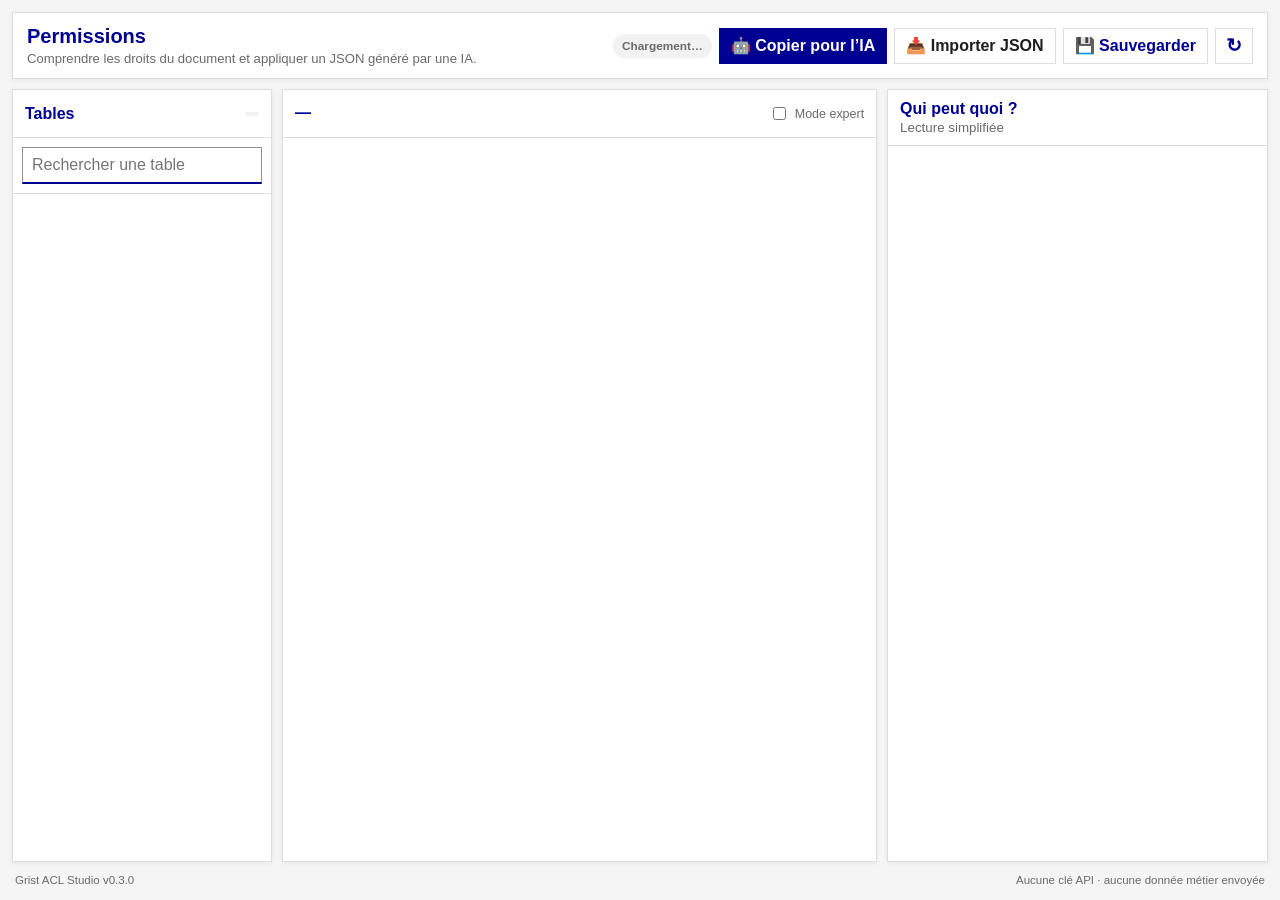
<file: grist-acl-studio/index.html>
<!doctype html>
<html lang="fr">
<head>
  <meta charset="utf-8">
  <meta name="viewport" content="width=device-width,initial-scale=1">
  <title>Grist ACL Studio</title>
  <link rel="stylesheet" href="style.css">
  <script src="https://docs.getgrist.com/grist-plugin-api.js"></script>
  <script defer src="app.js"></script>
</head>
<body>
<main class="app">
  <header class="topbar">
    <div>
      <h1>Permissions</h1>
      <p>Comprendre les droits du document et appliquer un JSON généré par une IA.</p>
    </div>
    <div class="top-actions">
      <span id="accessBadge" class="badge">Chargement…</span>
      <button id="copyPromptBtn" class="btn primary" type="button">🤖 Copier pour l’IA</button>
      <button id="importBtn" class="btn" type="button">📥 Importer JSON</button>
      <button id="backupBtn" class="btn quiet" type="button">💾 Sauvegarder</button>
      <button id="reloadBtn" class="btn quiet icon" type="button" title="Actualiser">↻</button>
    </div>
  </header>

  <div id="status" class="status" hidden></div>

  <section class="workspace">
    <aside class="panel tables-panel">
      <div class="panel-head">
        <strong>Tables</strong>
        <span id="tableCount" class="count"></span>
      </div>
      <div class="search-wrap">
        <input id="tableSearch" type="search" placeholder="Rechercher une table">
      </div>
      <div id="tableList" class="table-list"></div>
    </aside>

    <section class="panel rules-panel">
      <div class="panel-head main-head">
        <div>
          <strong id="selectedTableTitle">—</strong>
          <small id="selectedTableMeta"></small>
        </div>
        <label class="expert-toggle">
          <input id="expertToggle" type="checkbox">
          <span>Mode expert</span>
        </label>
      </div>
      <div id="rulesView" class="rules-view"></div>
    </section>

    <aside class="panel summary-panel">
      <div class="panel-head">
        <div>
          <strong>Qui peut quoi ?</strong>
          <small>Lecture simplifiée</small>
        </div>
      </div>
      <div id="summaryView" class="summary-view"></div>
    </aside>
  </section>

  <footer>
    <span>Grist ACL Studio v0.3.0</span>
    <span>Aucune clé API · aucune donnée métier envoyée</span>
  </footer>
</main>

<dialog id="importDialog">
  <form method="dialog" class="dialog-shell">
    <header class="dialog-head">
      <div>
        <h2>Importer des règles JSON</h2>
        <p>Colle ici le JSON produit par ChatGPT, Claude ou Gandalf.</p>
      </div>
      <button class="close-btn" value="cancel" aria-label="Fermer">×</button>
    </header>
    <div class="dialog-body">
      <textarea id="jsonInput" rows="20" spellcheck="false" placeholder='{"schema":"grist-acl-studio/v1", ...}'></textarea>
      <input id="jsonFile" type="file" accept=".json,application/json" hidden>
      <div class="dialog-actions">
        <button id="loadFileBtn" class="btn quiet" type="button">Choisir un fichier</button>
        <button id="validateBtn" class="btn primary" type="button">Comparer avec les règles actuelles</button>
      </div>
      <div id="validationBox" class="validation" hidden></div>
    </div>
  </form>
</dialog>

<dialog id="diffDialog">
  <form method="dialog" class="dialog-shell wide">
    <header class="dialog-head">
      <div>
        <h2>Modifications proposées</h2>
        <p id="diffIntro">Vérifie avant d’appliquer.</p>
      </div>
      <button class="close-btn" value="cancel" aria-label="Fermer">×</button>
    </header>
    <div id="diffView" class="dialog-body diff-view"></div>
    <footer class="dialog-footer">
      <button class="btn quiet" value="cancel">Annuler</button>
      <button id="applyBtn" class="btn primary" type="button">Appliquer</button>
    </footer>
  </form>
</dialog>
</body>
</html>
</file>
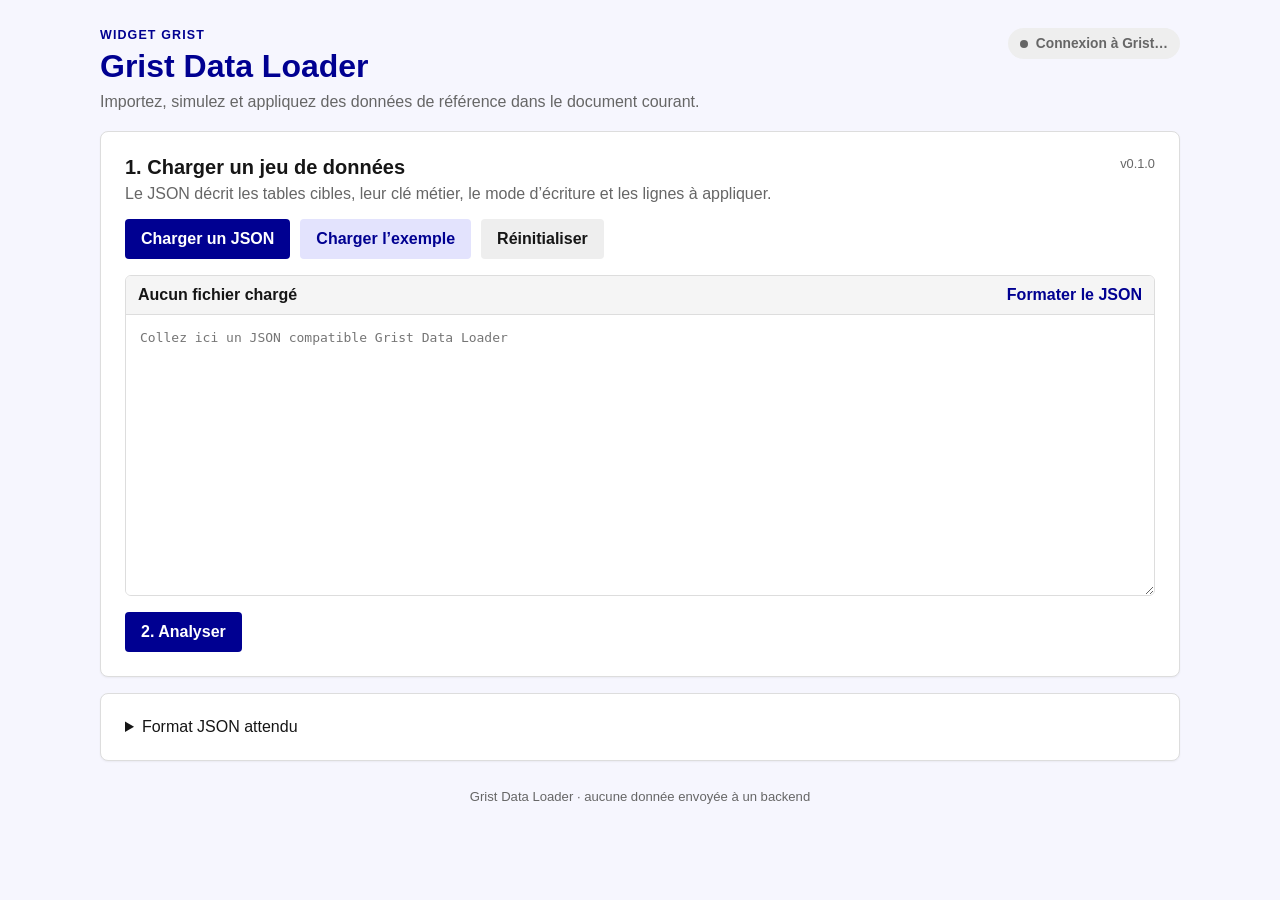
<file: grist-data-loader/index.html>
<!doctype html>
<html lang="fr">
<head>
  <meta charset="utf-8">
  <meta name="viewport" content="width=device-width,initial-scale=1">
  <title>Grist Data Loader</title>
  <link rel="stylesheet" href="style.css?v=0.1.0">
  <script src="https://docs.getgrist.com/grist-plugin-api.js"></script>
</head>
<body>
<main class="app-shell">
  <header class="hero">
    <div>
      <p class="eyebrow">WIDGET GRIST</p>
      <h1>Grist Data Loader</h1>
      <p class="lead">Importez, simulez et appliquez des données de référence dans le document courant.</p>
    </div>
    <div id="accessBadge" class="status status-wait"><span class="dot"></span><span>Connexion à Grist…</span></div>
  </header>

  <section class="card">
    <div class="section-heading split">
      <div>
        <h2>1. Charger un jeu de données</h2>
        <p>Le JSON décrit les tables cibles, leur clé métier, le mode d’écriture et les lignes à appliquer.</p>
      </div>
      <span class="version">v0.1.0</span>
    </div>

    <div class="button-row">
      <label class="btn btn-primary file-btn">Charger un JSON
        <input id="fileInput" type="file" accept=".json,application/json" hidden>
      </label>
      <button id="exampleBtn" class="btn btn-secondary" type="button">Charger l’exemple</button>
      <button id="clearBtn" class="btn btn-ghost" type="button">Réinitialiser</button>
    </div>

    <div class="json-editor-wrap">
      <div class="json-toolbar">
        <strong id="fileName">Aucun fichier chargé</strong>
        <button id="formatBtn" class="link-btn" type="button">Formater le JSON</button>
      </div>
      <textarea id="jsonText" spellcheck="false" placeholder="Collez ici un JSON compatible Grist Data Loader"></textarea>
    </div>

    <div class="button-row spaced-top">
      <button id="analyzeBtn" class="btn btn-primary" type="button">2. Analyser</button>
    </div>
    <div id="analysisMessage" class="notice hidden" role="status" aria-live="polite"></div>
  </section>

  <section id="previewSection" class="card hidden">
    <div class="section-heading split">
      <div><h2>3. Vérifier le jeu de données</h2><p id="datasetTitle">Jeu de données valide.</p></div>
      <div class="status status-ok"><span class="dot"></span><span>Valide</span></div>
    </div>
    <div id="metrics" class="metrics"></div>
    <div id="tablesPreview" class="tables-preview"></div>
    <div class="button-row spaced-top">
      <button id="simulateBtn" class="btn btn-primary" type="button">4. Simuler dans ce document</button>
    </div>
  </section>

  <section id="simulationSection" class="card hidden">
    <div class="section-heading"><div><h2>5. Simulation</h2><p>Aucune donnée n’est modifiée à cette étape.</p></div></div>
    <div id="simulationSummary" class="metrics"></div>
    <div id="simulationDetails" class="tables-preview"></div>
    <div id="warningBox" class="notice warning hidden"></div>
    <div class="button-row spaced-top">
      <button id="backupBtn" class="btn btn-secondary" type="button">Télécharger une sauvegarde</button>
      <button id="applyBtn" class="btn btn-primary" type="button" disabled>6. Appliquer dans ce document</button>
    </div>
  </section>

  <section id="progressSection" class="card hidden">
    <div class="section-heading"><div><h2>Application</h2><p id="progressText">Préparation…</p></div></div>
    <div class="progress"><div id="progressBar"></div></div>
    <div id="log" class="build-log" aria-live="polite"></div>
  </section>

  <section class="card help-card">
    <details>
      <summary>Format JSON attendu</summary>
      <pre>{
  "version": 1,
  "name": "Référentiel exemple",
  "tables": [
    {
      "table": "FORMULAIRES",
      "key": "FORMULAIRE_ID",
      "mode": "upsert",
      "rows": [
        {"FORMULAIRE_ID":"IPB","NOM_FORMULAIRE":"IPB","ACTIF":true}
      ]
    }
  ]
}</pre>
      <p>Pour une référence : <code>{"$ref":{"table":"FORMULAIRES","key":"FORMULAIRE_ID","value":"IPB"}}</code></p>
      <p>Pour une RefList : <code>{"$refs":[{"table":"OPTIONS","key":"OPTION_ID","value":"O1"}]}</code></p>
    </details>
  </section>

  <footer>Grist Data Loader · aucune donnée envoyée à un backend</footer>
</main>
<script src="app.js?v=0.1.0"></script>
</body>
</html>
</file>
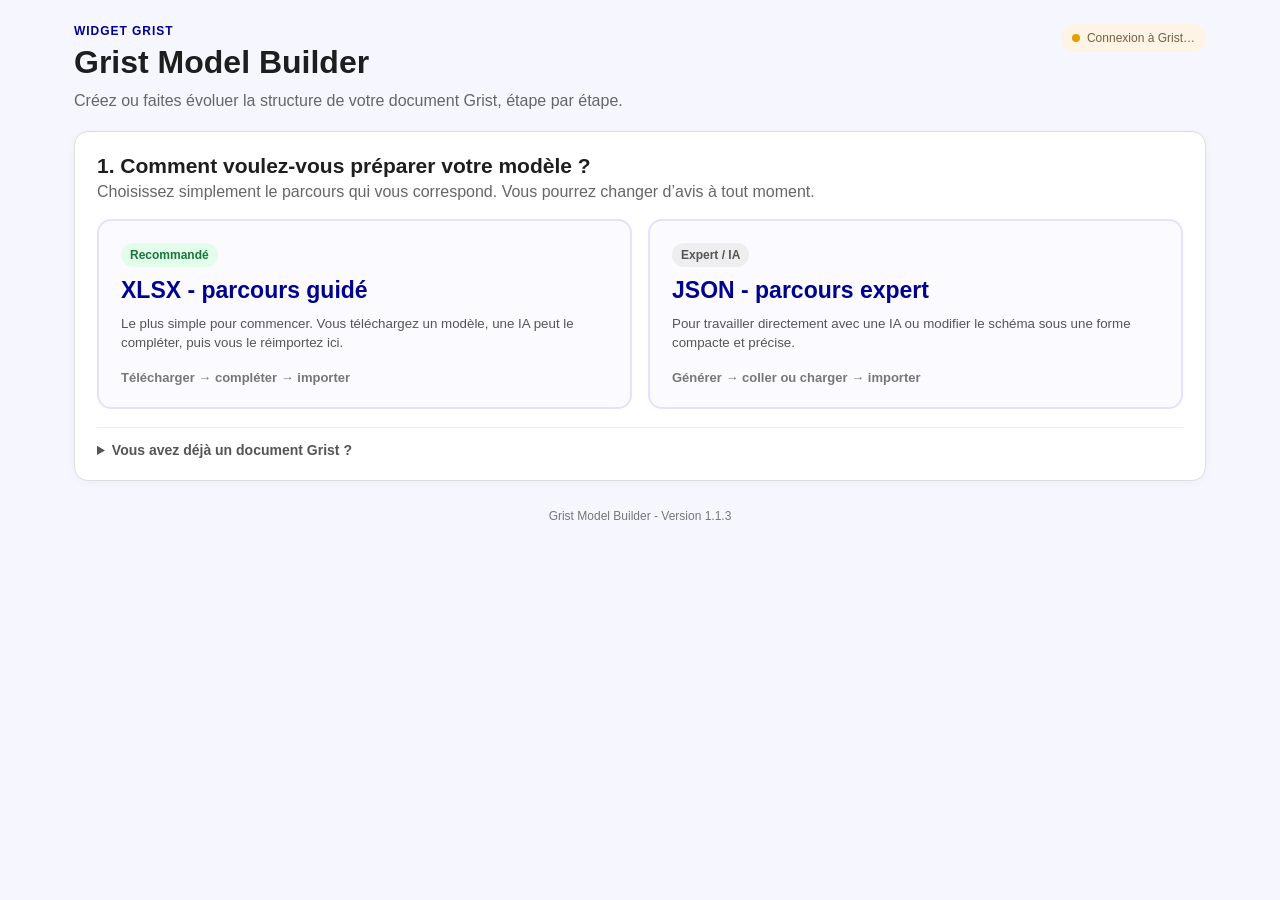
<file: grist-model-builder/index.html>
<!doctype html>
<html lang="fr">
<head>
  <meta charset="utf-8">
  <meta name="viewport" content="width=device-width,initial-scale=1">
  <title>Grist Model Builder</title>
  <link rel="stylesheet" href="style.css?v=1.1.3">
  <link rel="stylesheet" href="traceability.css?v=1.1.3">
  <script src="https://docs.getgrist.com/grist-plugin-api.js"></script>
  <script src="https://cdn.sheetjs.com/xlsx-0.20.3/package/dist/xlsx.full.min.js"></script>
</head>
<body>
<main class="app-shell">
  <header class="hero">
    <div>
      <p class="eyebrow">WIDGET GRIST</p>
      <h1>Grist Model Builder</h1>
      <p class="lead">Créez ou faites évoluer la structure de votre document Grist, étape par étape.</p>
    </div>
    <div id="accessBadge" class="status status-wait"><span class="dot"></span><span>Connexion à Grist…</span></div>
  </header>

  <section class="card intro-card">
    <div class="section-heading">
      <div>
        <h2>1. Comment voulez-vous préparer votre modèle ?</h2>
        <p>Choisissez simplement le parcours qui vous correspond. Vous pourrez changer d’avis à tout moment.</p>
      </div>
    </div>

    <div class="path-grid">
      <button class="path-card" id="chooseXlsx" type="button">
        <span class="path-tag recommended">Recommandé</span>
        <strong>XLSX - parcours guidé</strong>
        <span>Le plus simple pour commencer. Vous téléchargez un modèle, une IA peut le compléter, puis vous le réimportez ici.</span>
        <em>Télécharger → compléter → importer</em>
      </button>
      <button class="path-card" id="chooseJson" type="button">
        <span class="path-tag expert">Expert / IA</span>
        <strong>JSON - parcours expert</strong>
        <span>Pour travailler directement avec une IA ou modifier le schéma sous une forme compacte et précise.</span>
        <em>Générer → coller ou charger → importer</em>
      </button>
    </div>

    <details class="secondary-tools">
      <summary>Vous avez déjà un document Grist ?</summary>
      <div class="secondary-tools-content">
        <div>
          <strong>Exporter le schéma du document actuel</strong>
          <p>Utile pour le sauvegarder, le documenter ou le faire évoluer avec une IA.</p>
        </div>
        <div class="button-row">
          <button id="exportXlsxBtn" class="btn btn-secondary" type="button">Exporter en XLSX</button>
          <button id="exportJsonBtn" class="btn btn-secondary" type="button">Exporter en JSON</button>
        </div>
      </div>
    </details>
  </section>

  <section id="xlsxPath" class="card path-section hidden">
    <div class="path-header">
      <div><span class="step-kicker">PARCOURS XLSX</span><h2>2. Préparez votre modèle</h2></div>
      <button class="link-btn changePath" type="button">Changer de parcours</button>
    </div>
    <div class="steps">
      <div class="step"><span>1</span><div><strong>Téléchargez le modèle</strong><small>Le fichier contient déjà la structure attendue.</small></div></div>
      <div class="step"><span>2</span><div><strong>Faites-le compléter</strong><small>Copiez le prompt dans votre IA et décrivez votre besoin métier.</small></div></div>
      <div class="step"><span>3</span><div><strong>Importez le résultat</strong><small>Le widget vérifiera tout avant de modifier Grist.</small></div></div>
    </div>
    <div class="button-row main-actions">
      <a class="btn btn-primary" href="templates/modele-construction-grist-a-completer.xlsx" download>Télécharger le modèle XLSX</a>
      <button class="btn btn-secondary copy-prompt" data-prompt="prompt-xlsx.txt" type="button">Copier le prompt IA</button>
    </div>
    <details class="secondary-actions">
      <summary>Autres options</summary>
      <div class="button-row spaced-top">
        <a class="btn btn-ghost" href="prompt-xlsx.txt" download>Télécharger le prompt</a>
      </div>
      <details class="prompt-box"><summary>Voir le prompt</summary><pre id="xlsxPrompt">Chargement…</pre></details>
    </details>
    <label id="xlsxDrop" class="drop-zone">
      <input id="xlsxInput" type="file" accept=".xlsx,.xls" hidden>
      <span class="drop-icon">＋</span>
      <strong>Déposez ici le XLSX complété</strong>
      <small id="xlsxFileName">ou cliquez pour choisir un fichier</small>
    </label>
    <div class="button-row spaced-top"><button id="analyzeXlsxBtn" class="btn btn-primary" disabled>Analyser le modèle</button></div>
  </section>

  <section id="jsonPath" class="card path-section hidden">
    <div class="path-header">
      <div><span class="step-kicker">PARCOURS JSON</span><h2>2. Préparez votre modèle</h2></div>
      <button class="link-btn changePath" type="button">Changer de parcours</button>
    </div>
    <div class="steps">
      <div class="step"><span>1</span><div><strong>Copiez le prompt IA</strong><small>Il demande directement un JSON compatible avec le widget.</small></div></div>
      <div class="step"><span>2</span><div><strong>Décrivez votre besoin</strong><small>L’IA conçoit les tables, relations, choix et formules.</small></div></div>
      <div class="step"><span>3</span><div><strong>Collez le résultat</strong><small>Vous pouvez aussi charger un fichier JSON.</small></div></div>
    </div>
    <div class="button-row main-actions">
      <button class="btn btn-primary copy-prompt" data-prompt="prompt-json.txt" type="button">Copier le prompt IA</button>
      <a class="btn btn-secondary" href="templates/exemple-modele-grist.json" download>Télécharger un exemple</a>
    </div>
    <details class="secondary-actions">
      <summary>Autres options</summary>
      <div class="button-row spaced-top"><a class="btn btn-ghost" href="prompt-json.txt" download>Télécharger le prompt</a></div>
      <details class="prompt-box"><summary>Voir le prompt</summary><pre id="jsonPrompt">Chargement…</pre></details>
    </details>
    <div class="json-editor-wrap">
      <div class="json-toolbar">
        <label class="btn btn-secondary compact">Charger un fichier JSON<input id="jsonInput" type="file" accept=".json,application/json" hidden></label>
        <button id="formatJsonBtn" class="btn btn-ghost compact" type="button">Formater</button>
        <span id="jsonFileName" class="muted">ou collez directement le JSON ci-dessous</span>
      </div>
      <textarea id="jsonText" spellcheck="false" placeholder='Collez ici le JSON généré par votre IA'></textarea>
    </div>
    <div class="button-row spaced-top"><button id="analyzeJsonBtn" class="btn btn-primary">Analyser le modèle</button></div>
  </section>

  <div id="analysisMessage" class="notice hidden" role="status" aria-live="polite"></div>

  <section id="previewSection" class="card hidden">
    <div class="section-heading split">
      <div><h2>3. Vérifiez le modèle</h2><p id="sourceLabel">Structure validée.</p></div>
      <div id="modelState" class="status status-ok"><span class="dot"></span><span>Modèle valide</span></div>
    </div>
    <div id="settingsPreview" class="settings-preview"></div>
    <div id="metrics" class="metrics"></div>
    <div id="tablesPreview" class="tables-preview"></div>

    <div class="construction-options">
      <div class="construction-options-heading">
        <div><span class="step-kicker">OPTION DE CONSTRUCTION</span><h3>4. Souhaitez-vous conserver l’historique des modifications ?</h3></div>
        <span class="recommend-tag">Recommandé</span>
      </div>
      <div class="traceability-options">
        <div class="trace-row">
          <label class="toggle" for="traceabilityEnabled" aria-label="Activer la traçabilité automatique">
            <input id="traceabilityEnabled" type="checkbox" checked>
            <span class="toggle-slider"></span>
          </label>
          <div class="traceability-copy">
            <strong>Suivi automatique activé</strong>
            <p>Ajoute à chaque table : Créé le, Créé par, Modifié le et Modifié par.</p>
          </div>
        </div>
        <div class="traceability-author">
          <label for="traceabilityAuthor">Identifier l’utilisateur par</label>
          <select id="traceabilityAuthor">
            <option value="name" selected>Son nom Grist</option>
            <option value="email">Son adresse e-mail</option>
            <option value="userid">Son identifiant Grist</option>
          </select>
          <span id="traceabilityHint" class="traceability-hint"></span>
        </div>
      </div>
    </div>

    <div class="button-row spaced-top">
      <button id="simulateBtn" class="btn btn-primary" type="button">5. Simuler dans ce document</button>
      <button id="resetBtn" class="btn btn-ghost" type="button">Recommencer</button>
    </div>
  </section>

  <section id="simulationSection" class="card hidden">
    <div class="section-heading"><div><h2>5. Vérifiez ce qui sera ajouté</h2><p>Aucune donnée n’est modifiée à cette étape.</p></div></div>
    <div id="simulationSummary" class="simulation-summary"></div>
    <div id="simulationDetails" class="tables-preview"></div>
    <div id="warningBox" class="notice warning hidden"></div>
    <div class="button-row spaced-top">
      <button id="buildBtn" class="btn btn-primary" type="button" disabled>6. Construire dans ce document</button>
      <button id="resimulateBtn" class="btn btn-secondary" type="button">Relancer la simulation</button>
    </div>
  </section>

  <section id="progressSection" class="card hidden">
    <div class="section-heading"><div><h2>6. Construction</h2><p id="progressText">Préparation…</p></div></div>
    <div class="progress"><div id="progressBar"></div></div>
    <div id="buildLog" class="build-log" aria-live="polite"></div>
  </section>

  <footer>Grist Model Builder - Version 1.1.3</footer>
</main>
<script src="app.js?v=1.1.3"></script>
<script src="traceability.js?v=1.1.3"></script>
</body>
</html>
</file>
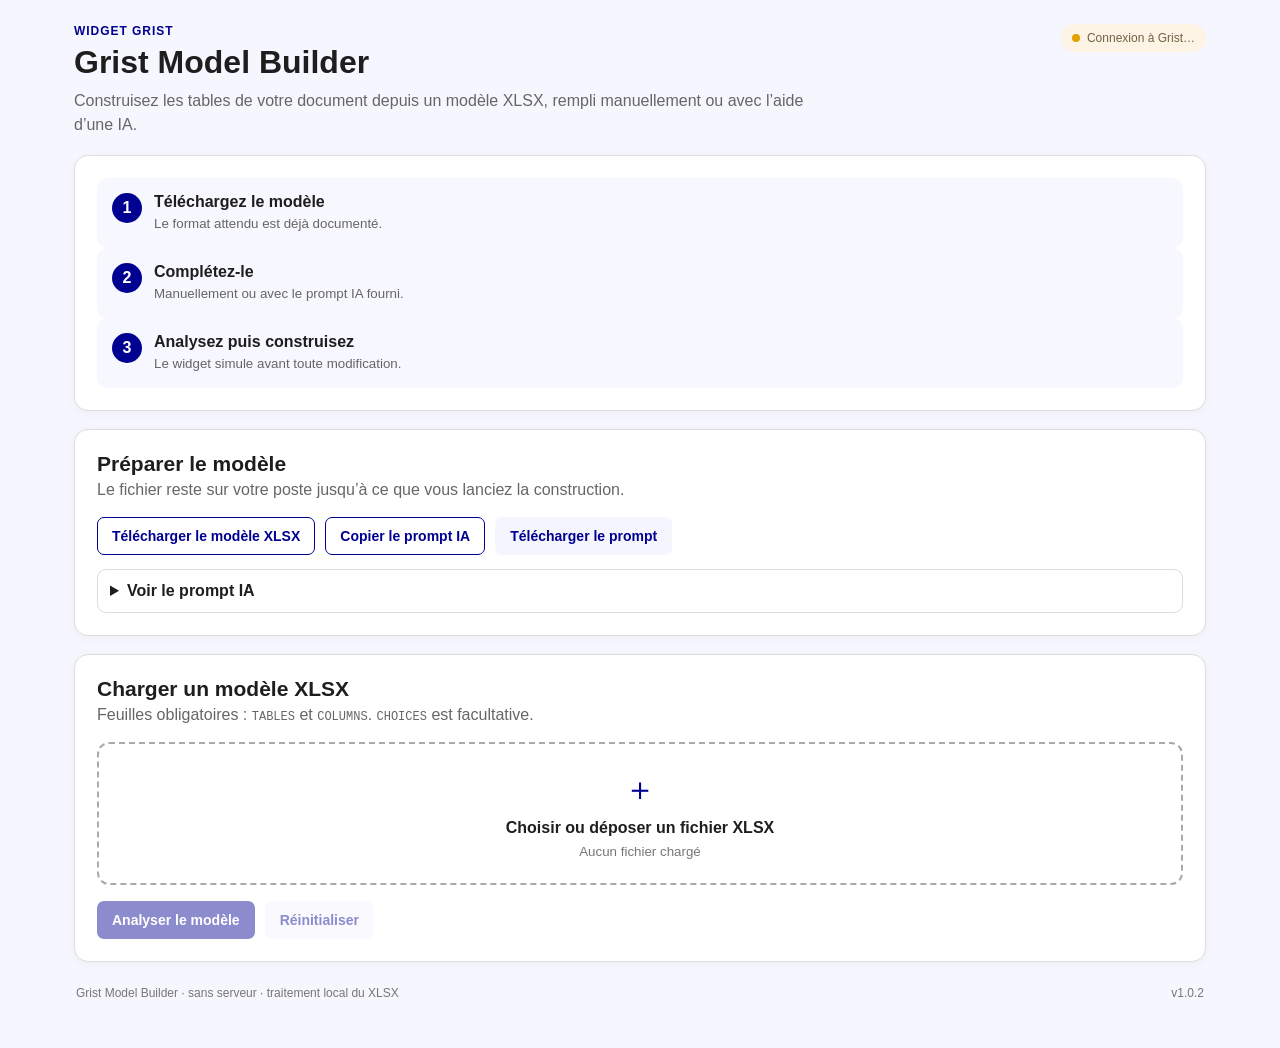
<file: grist-model-builder/v1.0.2.html>
<!doctype html>
<html lang="fr">
<head>
  <meta charset="utf-8">
  <meta name="viewport" content="width=device-width,initial-scale=1">
  <title>Grist Model Builder</title>
  <link rel="stylesheet" href="style.css?v=1.0.2">
  <script src="https://docs.getgrist.com/grist-plugin-api.js"></script>
  <script src="https://cdn.sheetjs.com/xlsx-0.20.3/package/dist/xlsx.full.min.js"></script>
  <script src="grist-compat.js?v=1.0.2"></script>
</head>
<body>
  <main class="app-shell">
    <header class="hero">
      <div>
        <p class="eyebrow">WIDGET GRIST</p>
        <h1>Grist Model Builder</h1>
        <p class="lead">Construisez les tables de votre document depuis un modèle XLSX, rempli manuellement ou avec l’aide d’une IA.</p>
      </div>
      <div id="accessBadge" class="status status-wait"><span class="dot"></span><span>Connexion à Grist…</span></div>
    </header>

    <section class="card steps-card">
      <div class="step"><span>1</span><div><strong>Téléchargez le modèle</strong><small>Le format attendu est déjà documenté.</small></div></div>
      <div class="step"><span>2</span><div><strong>Complétez-le</strong><small>Manuellement ou avec le prompt IA fourni.</small></div></div>
      <div class="step"><span>3</span><div><strong>Analysez puis construisez</strong><small>Le widget simule avant toute modification.</small></div></div>
    </section>

    <section class="card resource-card">
      <div class="section-heading">
        <div><h2>Préparer le modèle</h2><p>Le fichier reste sur votre poste jusqu’à ce que vous lanciez la construction.</p></div>
      </div>
      <div class="button-row">
        <a class="btn btn-secondary" href="templates/modele-construction-grist-a-completer.xlsx" download>Télécharger le modèle XLSX</a>
        <button id="copyPromptBtn" class="btn btn-secondary" type="button">Copier le prompt IA</button>
        <a class="btn btn-ghost" href="prompt-ia.txt" download>Télécharger le prompt</a>
      </div>
      <details class="prompt-box">
        <summary>Voir le prompt IA</summary>
        <pre id="promptText">Chargement…</pre>
      </details>
    </section>

    <section class="card upload-card">
      <div class="section-heading">
        <div><h2>Charger un modèle XLSX</h2><p>Feuilles obligatoires : <code>TABLES</code> et <code>COLUMNS</code>. <code>CHOICES</code> est facultative.</p></div>
      </div>
      <label id="dropZone" class="drop-zone" for="fileInput">
        <input id="fileInput" type="file" accept=".xlsx,.xls" hidden>
        <span class="drop-icon">＋</span>
        <strong>Choisir ou déposer un fichier XLSX</strong>
        <small id="fileName">Aucun fichier chargé</small>
      </label>
      <div class="button-row spaced-top">
        <button id="analyzeBtn" class="btn btn-primary" type="button" disabled>Analyser le modèle</button>
        <button id="resetBtn" class="btn btn-ghost" type="button" disabled>Réinitialiser</button>
      </div>
      <div id="analysisMessage" class="notice hidden" role="status" aria-live="polite"></div>
    </section>

    <section id="previewSection" class="card hidden">
      <div class="section-heading split">
        <div><h2>Aperçu du modèle</h2><p>Vérifiez la structure avant de comparer avec le document courant.</p></div>
        <div id="modelState" class="status status-ok"><span class="dot"></span><span>Modèle valide</span></div>
      </div>
      <div id="metrics" class="metrics"></div>
      <div id="tablesPreview" class="tables-preview"></div>
      <div class="button-row spaced-top">
        <button id="simulateBtn" class="btn btn-primary" type="button">Simuler dans ce document</button>
      </div>
    </section>

    <section id="simulationSection" class="card hidden">
      <div class="section-heading"><div><h2>Simulation</h2><p>Aucune donnée n’est modifiée à cette étape.</p></div></div>
      <div id="simulationSummary" class="simulation-summary"></div>
      <div id="simulationDetails" class="tables-preview"></div>
      <div id="warningBox" class="notice warning hidden"></div>
      <div class="button-row spaced-top">
        <button id="buildBtn" class="btn btn-primary" type="button" disabled>Construire dans ce document</button>
        <button id="resimulateBtn" class="btn btn-secondary" type="button">Relancer la simulation</button>
      </div>
    </section>

    <section id="progressSection" class="card hidden">
      <div class="section-heading"><div><h2>Construction</h2><p id="progressText">Préparation…</p></div></div>
      <div class="progress"><div id="progressBar"></div></div>
      <div id="buildLog" class="build-log" aria-live="polite"></div>
    </section>

    <footer>
      <span>Grist Model Builder · sans serveur · traitement local du XLSX</span>
      <span>v1.0.2</span>
    </footer>
  </main>
  <script src="app.js?v=1.0.2"></script>
</body>
</html>
</file>
<file: grist-acl-studio/style.css>
:root{
  color-scheme:light dark;
  --bg:#f5f5f5;--panel:#fff;--soft:#f2f2f2;--line:#ddd;--text:#1e1e1e;--muted:#6a6a6a;
  --blue:#000091;--blue-hover:#1212a8;--green:#18753c;--green-bg:#e3f5e8;--orange:#b34000;--orange-bg:#fff0e5;
  --red:#ce0500;--red-bg:#ffe9e9;--shadow:0 1px 5px rgba(0,0,0,.06)
}
*{box-sizing:border-box}html,body{margin:0;min-height:100%}body{background:var(--bg);color:var(--text);font-family:Marianne,Arial,sans-serif}
button,input,textarea{font:inherit}.app{min-height:100vh;padding:12px;display:flex;flex-direction:column;gap:10px}
.topbar{background:var(--panel);border:1px solid var(--line);padding:12px 14px;display:flex;align-items:center;justify-content:space-between;gap:16px;box-shadow:var(--shadow)}
h1{font-size:1.25rem;margin:0;color:var(--blue)}.topbar p{margin:3px 0 0;color:var(--muted);font-size:.82rem}.top-actions{display:flex;align-items:center;gap:7px;flex-wrap:wrap;justify-content:flex-end}
.btn{border:1px solid var(--line);background:var(--panel);color:var(--text);min-height:36px;padding:7px 11px;font-weight:700;cursor:pointer}.btn:hover{background:var(--soft)}.btn.primary{background:var(--blue);border-color:var(--blue);color:#fff}.btn.primary:hover{background:var(--blue-hover)}.btn.quiet{color:var(--blue)}.btn.icon{font-size:1.2rem;padding:4px 10px}.btn:disabled{opacity:.5;cursor:not-allowed}
.badge,.count,.perm-pill,.scope-pill{display:inline-flex;align-items:center;border-radius:999px}.badge{background:var(--soft);padding:5px 9px;font-size:.74rem;font-weight:700;color:var(--muted)}.badge.ok{background:var(--green-bg);color:var(--green)}.badge.warn{background:var(--orange-bg);color:var(--orange)}
.status{padding:9px 11px;border-left:4px solid var(--blue);background:#e8edff}.status.ok{border-color:var(--green);background:var(--green-bg)}.status.warn{border-color:var(--orange);background:var(--orange-bg)}.status.error{border-color:var(--red);background:var(--red-bg)}
.workspace{display:grid;grid-template-columns:minmax(210px,260px) minmax(430px,1.25fr) minmax(300px,.8fr);gap:10px;min-height:0;flex:1}
.panel{background:var(--panel);border:1px solid var(--line);box-shadow:var(--shadow);min-height:0;overflow:hidden}.panel-head{min-height:48px;padding:10px 12px;border-bottom:1px solid var(--line);display:flex;align-items:center;justify-content:space-between;gap:10px}.panel-head strong{color:var(--blue)}.panel-head small{display:block;margin-top:2px;color:var(--muted)}.main-head>div{min-width:0}.main-head strong{display:block;overflow:hidden;text-overflow:ellipsis;white-space:nowrap}
.count{background:var(--soft);padding:2px 7px;font-size:.72rem;color:var(--muted)}.search-wrap{padding:9px;border-bottom:1px solid var(--line)}input[type=search],textarea{width:100%;border:1px solid #929292;border-bottom:2px solid var(--blue);background:var(--panel);color:var(--text);padding:8px 9px}
.table-list{overflow:auto;max-height:calc(100vh - 190px)}.table-btn{width:100%;border:0;border-bottom:1px solid var(--line);background:transparent;color:var(--text);text-align:left;padding:9px 11px;cursor:pointer;display:flex;justify-content:space-between;gap:8px;align-items:center}.table-btn:hover{background:var(--soft)}.table-btn.active{background:#e8edff;color:var(--blue);font-weight:800}.table-btn small{color:var(--muted);font-weight:400}.table-name{overflow:hidden;text-overflow:ellipsis;white-space:nowrap}
.expert-toggle{display:flex;align-items:center;gap:6px;color:var(--muted);font-size:.78rem;white-space:nowrap}.expert-toggle input{accent-color:var(--blue)}
.rules-view,.summary-view{overflow:auto;max-height:calc(100vh - 150px);padding:10px}.empty{padding:28px 16px;text-align:center;color:var(--muted)}
.resource-block{border:1px solid var(--line);margin-bottom:9px}.resource-head{padding:8px 10px;background:var(--soft);display:flex;justify-content:space-between;gap:10px;align-items:center}.resource-head strong{font-size:.86rem}.resource-head span{font-size:.72rem;color:var(--muted)}
.rule-row{padding:10px;border-top:1px solid var(--line)}.rule-row:first-of-type{border-top:0}.rule-main{display:flex;align-items:flex-start;justify-content:space-between;gap:12px}.rule-audience{font-weight:800}.rule-right{text-align:right;display:flex;gap:5px;flex-wrap:wrap;justify-content:flex-end}.perm-pill{padding:3px 7px;font-size:.72rem;font-weight:800}.perm-pill.r{background:#e8edff;color:#000091}.perm-pill.c{background:var(--green-bg);color:var(--green)}.perm-pill.u{background:var(--orange-bg);color:var(--orange)}.perm-pill.d{background:var(--red-bg);color:#a10000}.perm-pill.deny{background:#ececec;color:#555}.rule-explain{font-size:.79rem;color:var(--muted);margin-top:5px}.scope-pill{background:var(--soft);padding:2px 7px;font-size:.7rem;color:var(--muted);margin:5px 4px 0 0}.expert{display:none;margin-top:8px}.expert.visible{display:block}.expert code{display:block;background:var(--soft);padding:7px 8px;white-space:pre-wrap;overflow-wrap:anywhere;font-size:.72rem}
.summary-group{border-bottom:1px solid var(--line);padding:10px 2px}.summary-group:last-child{border-bottom:0}.summary-title{font-weight:800;margin-bottom:7px}.summary-action{display:grid;grid-template-columns:28px 90px 1fr;gap:7px;align-items:start;margin:6px 0;font-size:.8rem}.summary-action .icon{text-align:center}.summary-action strong{font-size:.78rem}.summary-action span:last-child{color:var(--muted)}.summary-note{font-size:.72rem;color:var(--muted);padding:7px 0}
footer{display:flex;justify-content:space-between;gap:10px;font-size:.72rem;color:var(--muted);padding:2px 3px}
dialog{border:1px solid var(--line);padding:0;background:var(--panel);color:var(--text);width:min(760px,94vw);box-shadow:0 12px 40px rgba(0,0,0,.2)}dialog::backdrop{background:rgba(0,0,0,.38)}.dialog-shell{margin:0}.dialog-shell.wide{width:100%}.dialog-head{padding:13px 15px;border-bottom:1px solid var(--line);display:flex;justify-content:space-between;gap:15px;align-items:flex-start}.dialog-head h2{margin:0;color:var(--blue);font-size:1.05rem}.dialog-head p{margin:4px 0 0;color:var(--muted);font-size:.8rem}.close-btn{border:0;background:transparent;color:var(--muted);font-size:1.5rem;cursor:pointer}.dialog-body{padding:13px 15px}.dialog-body textarea{font-family:ui-monospace,SFMono-Regular,Menlo,Consolas,monospace;font-size:.78rem;line-height:1.4;resize:vertical}.dialog-actions,.dialog-footer{display:flex;justify-content:flex-end;gap:8px;margin-top:10px}.dialog-footer{border-top:1px solid var(--line);padding:11px 15px;margin-top:0}.validation{margin-top:10px;padding:9px 10px;background:var(--soft);font-size:.8rem}.validation.error{background:var(--red-bg);color:#8d0000}.validation.ok{background:var(--green-bg);color:var(--green)}.validation ul{margin:6px 0 0;padding-left:18px}
.diff-card{border:1px solid var(--line);margin-bottom:8px}.diff-card header{padding:8px 10px;background:var(--soft);display:flex;justify-content:space-between;gap:8px}.diff-card .body{padding:8px 10px;font-size:.8rem}.diff-card.change{border-left:4px solid var(--orange)}.diff-card.add{border-left:4px solid var(--green)}.diff-card.same{opacity:.7}.diff-rule{padding:6px 0;border-top:1px solid var(--line)}.diff-rule:first-child{border-top:0}.diff-rule code{display:block;background:var(--soft);padding:6px;margin-top:4px;font-size:.7rem;white-space:pre-wrap;overflow-wrap:anywhere}
@media(prefers-color-scheme:dark){:root{--bg:#161616;--panel:#242424;--soft:#343434;--line:#555;--text:#f3f3f3;--muted:#c9c9c9;--blue:#8585f6;--blue-hover:#a3a3fd}.table-btn.active{background:#29295f}.perm-pill.deny{background:#444;color:#ddd}}
@media(max-width:1100px){.workspace{grid-template-columns:220px 1fr}.summary-panel{grid-column:1/-1}.summary-view{max-height:none;display:grid;grid-template-columns:repeat(auto-fit,minmax(260px,1fr));gap:0 16px}}
@media(max-width:720px){.topbar{align-items:flex-start;flex-direction:column}.top-actions{justify-content:flex-start}.workspace{grid-template-columns:1fr}.table-list,.rules-view,.summary-view{max-height:none}.tables-panel{max-height:320px}footer{flex-direction:column}}
</file>
<file: grist-data-loader/style.css>
:root{--blue:#000091;--blue100:#e3e3fd;--text:#161616;--muted:#666;--bg:#f6f6fe;--border:#ddd;--green:#18753c;--greenbg:#b8fec9;--orange:#b34000;--orangebg:#fff4f3;--red:#ce0500;--redbg:#ffe9e9}*{box-sizing:border-box}body{margin:0;background:var(--bg);color:var(--text);font-family:Marianne,Arial,system-ui,-apple-system,sans-serif}.app-shell{max-width:1120px;margin:0 auto;padding:28px 20px 48px}.hero{display:flex;align-items:flex-start;justify-content:space-between;gap:24px;margin-bottom:20px}.eyebrow{margin:0 0 6px;color:var(--blue);font-size:.78rem;font-weight:800;letter-spacing:.09em}.hero h1{margin:0;color:var(--blue);font-size:2rem}.lead{margin:8px 0 0;color:var(--muted);max-width:720px}.card{background:#fff;border:1px solid var(--border);border-radius:8px;padding:24px;margin-bottom:16px;box-shadow:0 1px 2px #0000000d}.section-heading{margin-bottom:16px}.section-heading.split{display:flex;justify-content:space-between;gap:20px;align-items:flex-start}.section-heading h2{margin:0 0 6px;font-size:1.25rem}.section-heading p{margin:0;color:var(--muted)}.version{font-size:.8rem;color:var(--muted)}.status{display:inline-flex;align-items:center;gap:8px;border-radius:999px;padding:8px 12px;font-weight:700;font-size:.86rem;white-space:nowrap}.status .dot{width:8px;height:8px;border-radius:50%;background:currentColor}.status-wait{background:#eee;color:#666}.status-ok{background:var(--greenbg);color:var(--green)}.button-row{display:flex;flex-wrap:wrap;gap:10px;align-items:center}.spaced-top{margin-top:16px}.btn{border:0;border-radius:4px;padding:11px 16px;font:inherit;font-weight:700;cursor:pointer}.btn:disabled{opacity:.45;cursor:not-allowed}.btn-primary{background:var(--blue);color:#fff}.btn-secondary{background:var(--blue100);color:var(--blue)}.btn-ghost{background:#eee;color:var(--text)}.file-btn{display:inline-flex}.link-btn{border:0;background:none;color:var(--blue);font:inherit;font-weight:700;cursor:pointer;padding:0}.json-editor-wrap{margin-top:16px;border:1px solid var(--border);border-radius:6px;overflow:hidden}.json-toolbar{display:flex;justify-content:space-between;gap:12px;align-items:center;padding:10px 12px;background:#f5f5f5;border-bottom:1px solid var(--border)}#jsonText{display:block;width:100%;min-height:280px;border:0;resize:vertical;padding:14px;font:13px/1.45 ui-monospace,SFMono-Regular,Consolas,monospace;outline:none}.notice{padding:12px 14px;border-left:4px solid var(--blue);background:#ececfe;margin-top:14px}.notice.warning{border-color:var(--orange);background:var(--orangebg)}.notice.error{border-color:var(--red);background:var(--redbg)}.notice.success{border-color:var(--green);background:var(--greenbg)}.hidden{display:none!important}.metrics{display:grid;grid-template-columns:repeat(auto-fit,minmax(150px,1fr));gap:12px;margin:12px 0 18px}.metric{background:#f7f7f7;border-radius:6px;padding:14px}.metric strong{display:block;font-size:1.6rem;color:var(--blue);margin-bottom:4px}.table-block{border:1px solid var(--border);border-radius:6px;margin:12px 0;overflow:hidden}.table-title{display:flex;justify-content:space-between;align-items:center;gap:12px;padding:12px 14px;background:#f6f6f6}.table-scroll{overflow:auto}table{width:100%;border-collapse:collapse;font-size:.9rem}th,td{text-align:left;padding:9px 10px;border-top:1px solid #eee;vertical-align:top}th{background:#fafafa}.pill{display:inline-block;padding:3px 7px;border-radius:999px;font-size:.75rem;font-weight:800}.pill.create{background:#e3e3fd;color:var(--blue)}.pill.update{background:#fee9e5;color:#b34000}.pill.same{background:#b8fec9;color:var(--green)}.pill.skip{background:#eee;color:#555}.pill.error{background:#ffe9e9;color:var(--red)}code{font-family:ui-monospace,SFMono-Regular,Consolas,monospace}.progress{height:10px;border-radius:999px;background:#eee;overflow:hidden}.progress>div{height:100%;width:0;background:var(--blue);transition:width .2s}.build-log{margin-top:14px;background:#1e1e1e;color:#eee;padding:14px;border-radius:6px;min-height:140px;max-height:360px;overflow:auto;font:13px/1.45 ui-monospace,SFMono-Regular,Consolas,monospace;white-space:pre-wrap}.help-card pre{overflow:auto;background:#f6f6f6;padding:12px;border-radius:6px}footer{text-align:center;color:var(--muted);font-size:.82rem;padding:12px}@media(max-width:700px){.hero,.section-heading.split{flex-direction:column}.app-shell{padding:18px 12px}.card{padding:18px}.hero h1{font-size:1.65rem}}
</file>
<file: grist-model-builder/style.css>
*{box-sizing:border-box}html{background:#f6f6fe;color:#1e1e1e;font-family:Arial,Helvetica,sans-serif}body{margin:0}.app-shell{max-width:1180px;margin:0 auto;padding:24px}.hero{display:flex;justify-content:space-between;align-items:flex-start;gap:24px;margin-bottom:18px}.eyebrow,.step-kicker{font-size:12px;font-weight:800;letter-spacing:.08em;color:#000091;margin:0 0 6px}.hero h1{font-size:32px;margin:0 0 8px}.lead{margin:0;max-width:760px;color:#666;line-height:1.5}.card{background:#fff;border:1px solid #ddd;border-radius:14px;padding:22px;margin:0 0 18px;box-shadow:0 2px 10px rgba(0,0,0,.04)}.section-heading,.path-header{display:flex;justify-content:space-between;gap:18px;align-items:flex-start;margin-bottom:18px}.section-heading h2,.path-header h2{margin:0 0 5px;font-size:21px}.section-heading p{margin:0;color:#666}.path-grid{display:grid;grid-template-columns:1fr 1fr;gap:16px}.path-card{position:relative;text-align:left;border:2px solid #e3e3fd;background:#fbfbff;border-radius:14px;padding:22px;cursor:pointer;display:flex;flex-direction:column;gap:10px;min-height:190px}.path-card:hover,.path-card:focus{border-color:#000091;outline:none}.path-card strong{font-size:23px;color:#000091}.path-card span:not(.path-tag){color:#555;line-height:1.45}.path-card em{font-style:normal;font-size:13px;color:#777;margin-top:auto}.path-tag{display:inline-flex;align-self:flex-start;padding:5px 9px;border-radius:999px;background:#e3e3fd;color:#000091;font-size:12px;font-weight:700}.path-tag.expert{background:#eee;color:#555}.export-strip{display:flex;justify-content:space-between;gap:18px;align-items:center;border-top:1px solid #eee;margin-top:20px;padding-top:18px}.export-strip div:first-child{display:flex;flex-direction:column;gap:4px}.export-strip span{color:#666;font-size:14px}.steps{display:grid;grid-template-columns:repeat(3,1fr);gap:14px;margin-bottom:18px}.step{display:flex;gap:12px;padding:15px;border-radius:10px;background:#f7f7ff}.step>span{width:30px;height:30px;border-radius:50%;background:#000091;color:white;display:grid;place-items:center;font-weight:800;flex:none}.step div{display:flex;flex-direction:column;gap:4px}.step small{color:#666;line-height:1.35}.button-row{display:flex;flex-wrap:wrap;gap:10px;align-items:center}.btn{border-radius:7px;padding:10px 14px;font-weight:700;border:1px solid transparent;text-decoration:none;cursor:pointer;font-size:14px;display:inline-flex;align-items:center;justify-content:center}.btn:disabled{opacity:.45;cursor:not-allowed}.btn-primary{background:#000091;color:#fff}.btn-secondary{background:#fff;color:#000091;border-color:#000091}.btn-ghost{background:#f5f5fe;color:#000091}.btn.compact{padding:7px 10px;font-size:13px}.link-btn{background:none;border:0;color:#000091;text-decoration:underline;cursor:pointer}.prompt-box{margin-top:14px;border:1px solid #ddd;border-radius:9px;padding:12px}.prompt-box summary{cursor:pointer;font-weight:700}.prompt-box pre{white-space:pre-wrap;line-height:1.4;font-size:12px;max-height:320px;overflow:auto}.drop-zone{margin-top:16px;border:2px dashed #aaa;border-radius:12px;padding:24px;display:flex;flex-direction:column;align-items:center;gap:7px;cursor:pointer;text-align:center}.drop-zone.drag{border-color:#000091;background:#f5f5fe}.drop-icon{font-size:32px;color:#000091}.drop-zone small,.muted{color:#777}.json-editor-wrap{margin-top:16px;border:1px solid #ddd;border-radius:10px;overflow:hidden}.json-toolbar{padding:9px;background:#f7f7f7;display:flex;align-items:center;gap:9px;flex-wrap:wrap}.json-toolbar .muted{font-size:12px}.json-editor-wrap textarea{display:block;width:100%;min-height:320px;border:0;padding:14px;font-family:monospace;font-size:13px;resize:vertical;outline:none}.status{display:inline-flex;gap:7px;align-items:center;border-radius:999px;background:#f2f2f2;padding:7px 11px;font-size:12px;white-space:nowrap}.status .dot{width:8px;height:8px;background:#999;border-radius:50%}.status-ok{background:#e9f7ef;color:#18753c}.status-ok .dot{background:#18753c}.status-wait{background:#fef4e5;color:#716043}.status-wait .dot{background:#e5a000}.notice{max-width:1180px;margin:0 auto 18px;border-radius:9px;padding:12px 14px;background:#e8edff;color:#161616}.notice.success{background:#e9f7ef;color:#18753c}.notice.error{background:#fee7e7;color:#ce0500}.notice.warning{background:#fef4e5;color:#716043}.hidden{display:none!important}.spaced-top{margin-top:16px}.split{align-items:center}.settings-preview{display:flex;gap:8px;flex-wrap:wrap;margin-bottom:12px}.settings-preview span{background:#f1f1f1;border-radius:999px;padding:6px 9px;font-size:12px}.metrics,.simulation-summary{display:grid;grid-template-columns:repeat(5,1fr);gap:10px;margin:15px 0}.metric,.sim-box{background:#f7f7ff;border-radius:10px;padding:14px;text-align:center}.metric strong,.sim-box strong{display:block;font-size:24px;color:#000091}.metric span{font-size:12px;color:#666}.table-block{border:1px solid #e5e5e5;border-radius:10px;margin-top:12px;overflow:hidden}.table-title{display:flex;justify-content:space-between;gap:12px;padding:12px 14px;background:#f7f7f7;align-items:center}.table-title span{font-size:12px;color:#666}.table-scroll{overflow:auto}table{border-collapse:collapse;width:100%;font-size:13px}th,td{text-align:left;padding:9px 11px;border-top:1px solid #eee;vertical-align:top}th{font-size:12px;color:#666;background:#fcfcfc}code{font-size:12px}.pill{display:inline-block;border-radius:999px;padding:4px 8px;font-size:11px}.pill.add{background:#e9f7ef;color:#18753c}.pill.same{background:#eee;color:#555}.pill.warn{background:#fef4e5;color:#716043}.progress{height:8px;background:#eee;border-radius:99px;overflow:hidden}.progress>div{height:100%;width:0;background:#000091;transition:width .2s}.build-log{margin-top:12px;background:#111;color:#eee;border-radius:8px;padding:12px;max-height:260px;overflow:auto;font-family:monospace;font-size:12px}.log-ok{color:#7fe1a0}.log-error{color:#ff8a8a}footer{display:flex;justify-content:space-between;color:#777;font-size:12px;padding:6px 2px 24px}@media(max-width:800px){.path-grid,.steps{grid-template-columns:1fr}.metrics,.simulation-summary{grid-template-columns:repeat(2,1fr)}.hero,.export-strip{flex-direction:column}.app-shell{padding:12px}.card{padding:16px}}
</file>
<file: grist-model-builder/traceability.css>
@import url('ux-v113.css');
.traceability-options{margin-top:18px;padding:18px;border:1px solid #d9d9e3;border-radius:12px;background:#f8f9fb;display:grid;gap:14px}.traceability-options .trace-row{display:flex;gap:14px;align-items:flex-start}.traceability-copy{flex:1;min-width:0}.traceability-title{display:flex;align-items:center;gap:9px;flex-wrap:wrap;margin-bottom:5px}.traceability-title strong{margin:0}.traceability-options p{margin:0;color:#666;font-size:.92rem;line-height:1.45}.recommend-tag{display:inline-flex;align-items:center;padding:4px 8px;border-radius:999px;background:#e3fdeb;color:#18753c;font-size:11px;font-weight:800}.toggle{position:relative;display:inline-flex;flex:none;width:44px;height:24px;margin-top:1px}.toggle input{position:absolute;opacity:0;pointer-events:none}.toggle-slider{position:absolute;inset:0;border-radius:999px;background:#929292;cursor:pointer;transition:.18s}.toggle-slider:before{content:"";position:absolute;width:18px;height:18px;left:3px;top:3px;border-radius:50%;background:#fff;box-shadow:0 1px 3px rgba(0,0,0,.25);transition:.18s}.toggle input:checked+.toggle-slider{background:#000091}.toggle input:checked+.toggle-slider:before{transform:translateX(20px)}.toggle input:focus-visible+.toggle-slider{outline:2px solid #0a76f6;outline-offset:2px}.traceability-author{display:flex;align-items:center;gap:10px;flex-wrap:wrap;padding-left:58px}.traceability-author label{font-weight:600}.traceability-author select{min-width:220px;padding:9px 12px;border:1px solid #c9c9d2;border-radius:8px;background:#fff;color:inherit}.traceability-hint{font-size:.88rem;color:#666}.traceability-hint.is-ok{color:#18753c;font-weight:600}.traceability-hint.is-pending{color:#716043;font-weight:600}.app-modal-backdrop{position:fixed;inset:0;background:rgba(0,0,0,.38);display:flex;align-items:center;justify-content:center;padding:20px;z-index:99999}.app-modal{width:min(520px,100%);background:#fff;border-radius:14px;box-shadow:0 18px 50px rgba(0,0,0,.25);padding:24px}.app-modal-icon{width:42px;height:42px;border-radius:50%;display:grid;place-items:center;background:#e8edff;color:#000091;font-size:22px;font-weight:800;margin-bottom:14px}.app-modal.success .app-modal-icon{background:#e9f7ef;color:#18753c}.app-modal.warning .app-modal-icon{background:#fef4e5;color:#716043}.app-modal h2{font-size:21px;margin:0 0 8px}.app-modal p{margin:0;color:#555;line-height:1.5}.app-modal-actions{display:flex;justify-content:flex-end;gap:10px;margin-top:22px}.app-modal-actions .btn{min-width:100px}.path-tag:not(.expert),.path-tag.recommended{background:#e3fdeb!important;color:#18753c!important}footer{justify-content:center!important;text-align:center!important;padding:10px 2px 24px!important}.simulation-summary{grid-template-columns:repeat(3,1fr)!important}@media(max-width:800px){.traceability-author{padding-left:0}.simulation-summary{grid-template-columns:1fr!important}}
</file>
